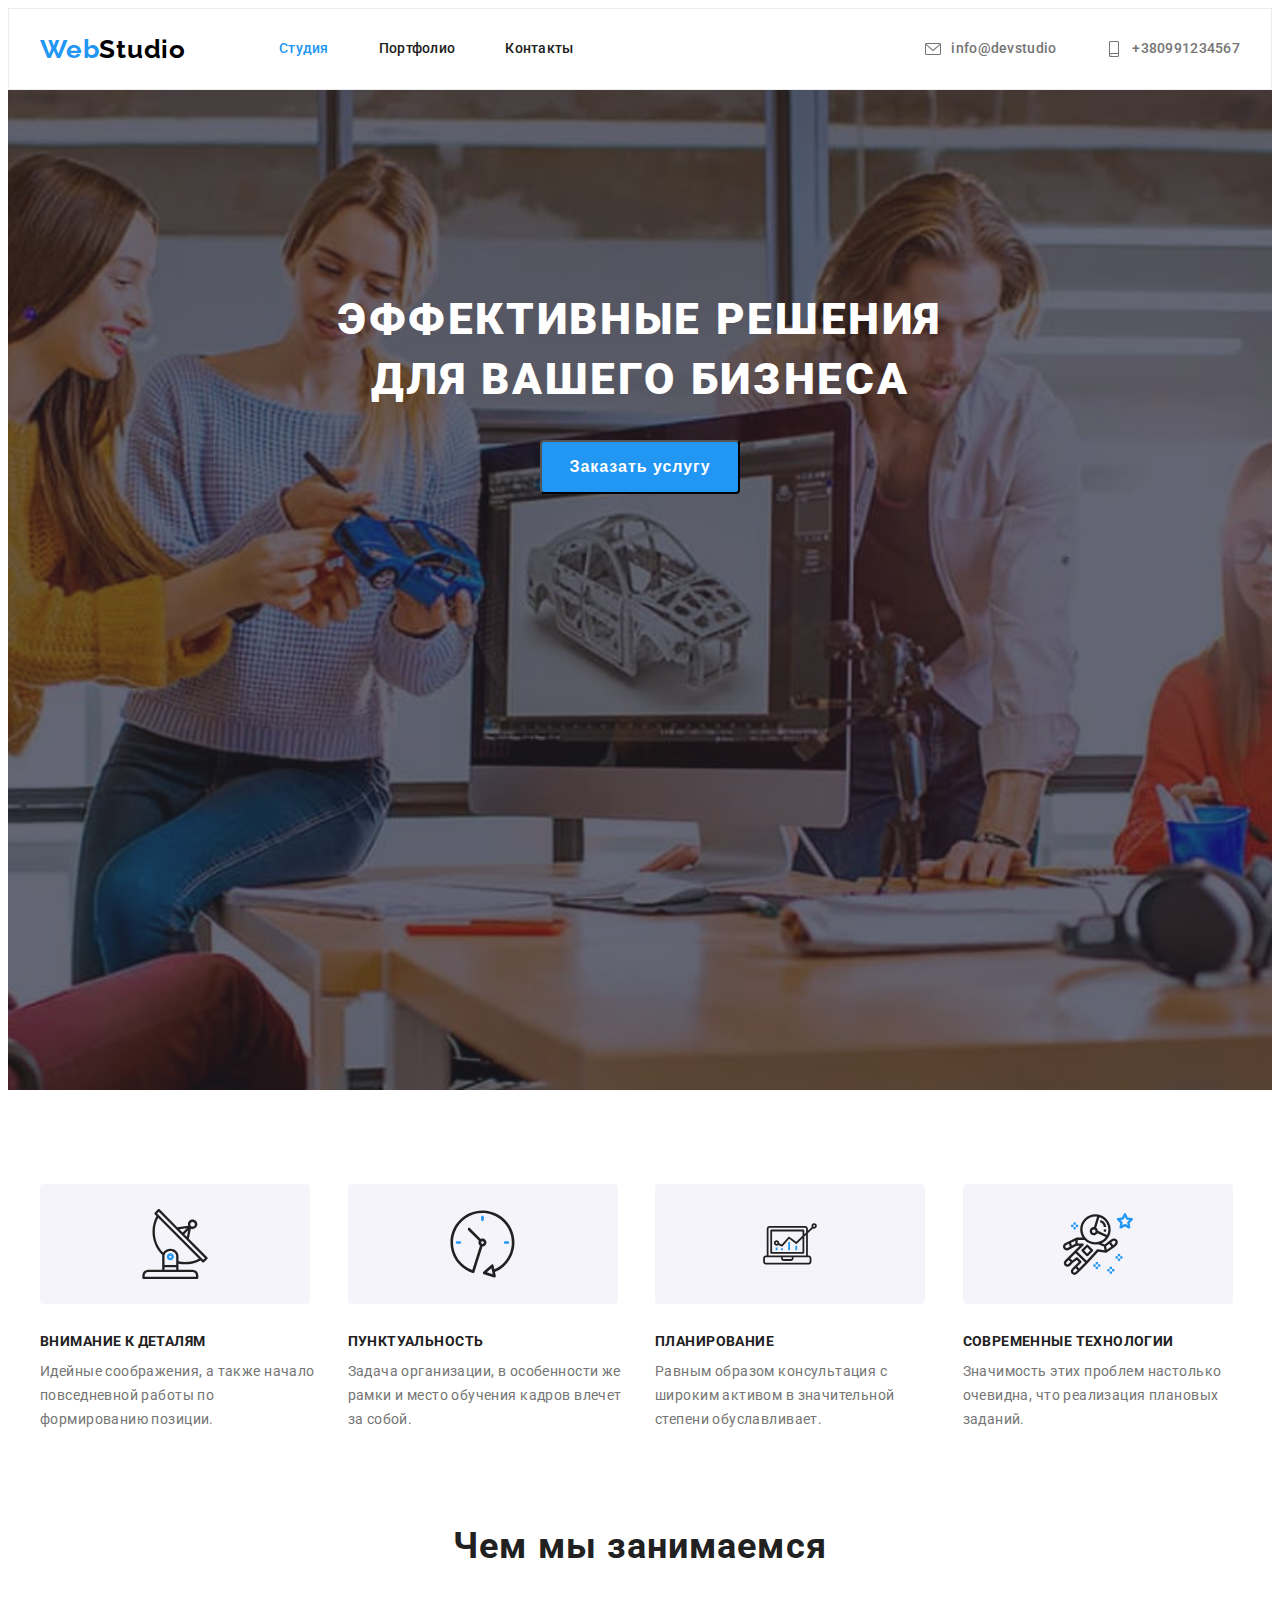
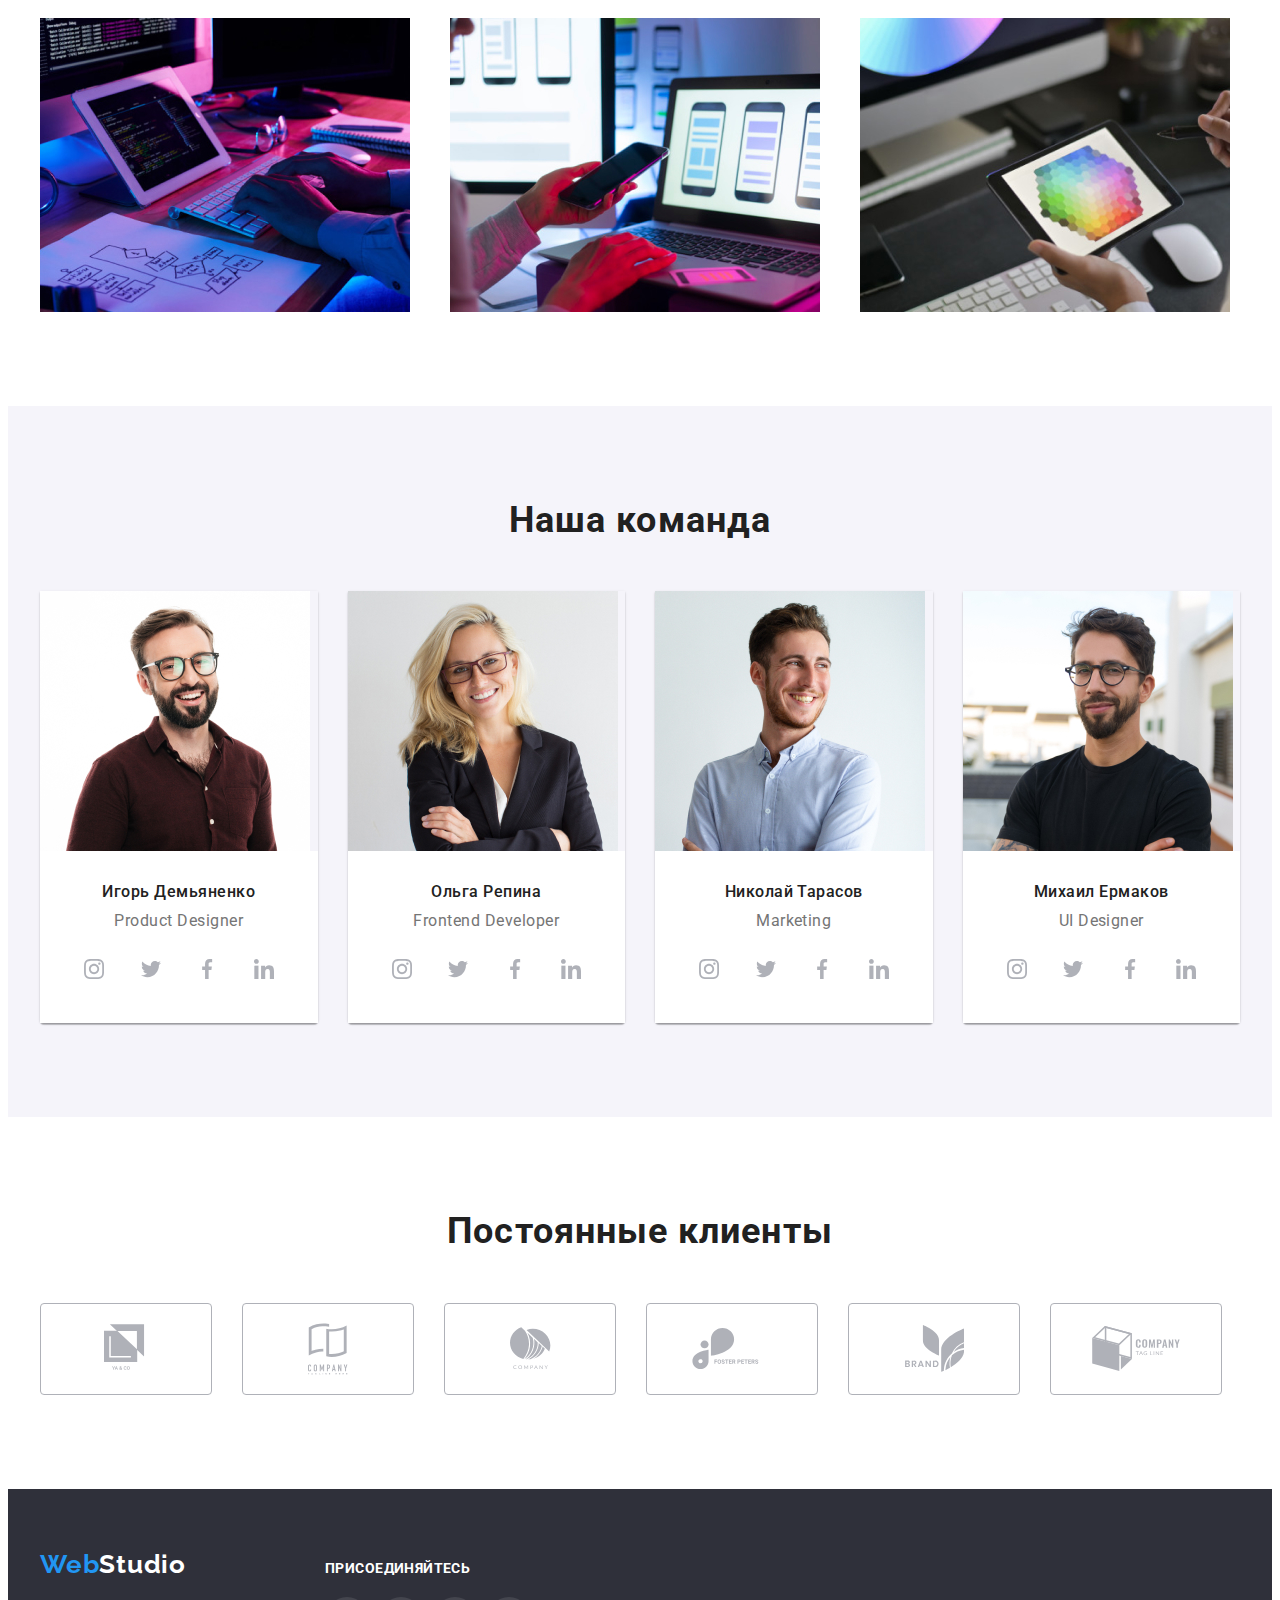
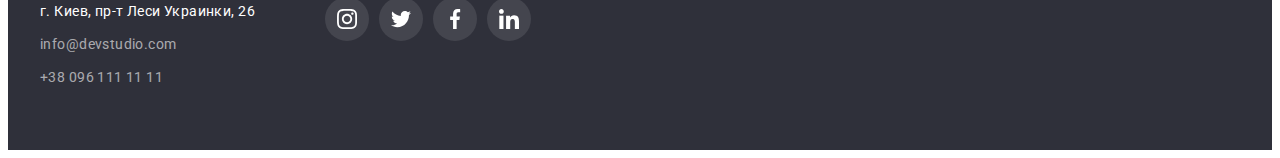
<file: index.html>
<!DOCTYPE html>
<html lang="ru">
<head>

    <meta charset="UTF-8">
    <meta name="viewport" content="width=device-width, initial-scale=1.0">
    <title>Вебстудия</title>

    <link rel="preconnect" href="https://fonts.gstatic.com">
    <link 
        href="https://fonts.googleapis.com/css2?family=Raleway:wght@700&family=Roboto:wght@400;500;700;900&display=swap"
        rel="stylesheet">

    <link rel="stylesheet" 
        href="https://cdnjs.cloudflare.com/ajax/libs/modern-normalize/1.0.0/modern-normalize.min.css"
        integrity="sha512-ISS7cAi1PEhQ8jnbJpJZMd29NlhNj4AWYyLOSp2CE/CsHxTCu+r+t0D2yoJudVrd0/8fTVPUVDzY5Tvli75u/g=="
        crossorigin="anonymous" />

    <link rel="stylesheet" href="./css/styles.css">

</head>

<body>

    <header class="header">
        <div class="head-box container">
            <nav class="navigation">
                <a class="logo-head link" href="./index.html" ><span class="logo-05" >Web</span>Studio</a>
                <ul class="navigation-list list">
                    <li class="nav item">
                        <a class="nav-link link current" href="./index.html">Студия</a>
                    </li>
                    <li class="nav item">
                        <a class="nav-link link" href="./portfolio.html">Портфолио</a>
                    </li>
                    <li class="nav item">
                        <a class="nav-link link" href="">Контакты</a>
                    </li>

                </ul>
            </nav>
            <ul class="header-list list">
                <li class="head-list-item">
                    <a class="info-link link" href="info@devstudio.com">
                        <svg class="mail-ikon" width="16" height="16">
                            <use href="./img/ikons-sprite/symbol-defs.svg#icon-mail"></use>
                        </svg>
                        info@devstudio
                    </a>
                </li>
                <li class="head-list-item">  
                    <a class="tel-link link" href="tel:+380991234567">
                        <svg class="tel-ikon" width="16" height="16">
                            <use href="./img/ikons-sprite/symbol-defs.svg#icon-smartphone"></use>
                        </svg>
                        +380991234567
                    </a>
                </li>
            </ul> 
        </div>
    </header>

    <main>

        <!--hero-->
        <section class="hero overlay">
            <div class="container">
                <h1 class="hero-title">Эффективные решения <br>
                    для вашего бизнеса</h1>
                <button class="madal-btn" type="button">Заказать услугу</button>
            </div>
        </section>

        <!--advantages-->
        <section class="advantages">
            <div class="adv-box container">
                <ul class="advantages-list list">
                    <li class="adv-item">
                        <div class="adv-logo-box">
                            <svg class="adv-icon" width="70" height="70">
                                <use href="./img/ikons-sprite/symbol-defs.svg#icon-antenna"></use>
                            </svg>
                        </div>
                        <h3 class="advantages-title">Внимание к деталям</h3>
                        <p class="advantages-text">Идейные соображения, а также начало повседневной работы по формированию позиции.</p>
                    </li>
                    <li class="adv-item">
                        <div class="adv-logo-box">
                            <svg class="adv-icon" width="66.96" height="70">
                                <use href="./img/ikons-sprite/symbol-defs.svg#icon-clock"></use>
                            </svg>
                        </div>
                        <h3 class="advantages-title">Пунктуальность</h3>
                        <p class="advantages-text">Задача организации, в особенности же рамки и место обучения кадров влечет за собой.</p>
                    </li>
                    <li class="adv-item">
                        <div class="adv-logo-box">
                            <svg class="adv-icon" width="70" height="53.69">
                                <use href="./img/ikons-sprite/symbol-defs.svg#icon-diagram"></use>
                            </svg>
                        </div>
                        <h3 class="advantages-title">Планирование</h3>
                        <p class="advantages-text">Равным образом консультация с широким активом в значительной степени обуславливает.</p>
                    </li>
                    <li class="adv-item">
                        <div class="adv-logo-box">
                            <svg class="adv-icon" width="70" height="70">
                                <use href="./img/ikons-sprite/symbol-defs.svg#icon-astronaut"></use>
                            </svg>
                        </div>
                        <h3 class="advantages-title">Современные технологии</h3>
                        <p class="advantages-text">Значимость этих проблем настолько очевидна, что реализация плановых заданий.</p>
                    </li>
                </ul>
            </div>
        </section>

        <!--products company-->
        <section class="products-company">
            <div class="prod-box container">
                <h2 class="products-company-title" >Чем мы занимаемся</h2>
                <ul class="prod-list list">
                    <li class="prod-item"><img src="./img/Section3/img.jpg" alt="человек пишет код" width="370" height="294"></li>
                    <li class="prod-item"><img src="./img/Section3/img-1.jpg" alt="человек работает за компьютером с телефоном в руке" width="370" height="294"></li>
                    <li class="prod-item"><img src="./img/Section3/img-2.jpg" alt="на дисплее планшета политра цветов" width="370" height="294"></li>
                </ul>
            </div>
        </section>

        <!--our team-->
        <section class="our-team">
            <div class="container">
                <h2 class="our-team-title">Наша команда</h2>
                <ul class="our-team-list list">
                    <li class="our-team-item">
                        <img src="./img/sections4/igor.jpg" alt="Игорь Демьяненко" width="270" height="260">
                        <div class="title-box">
                            <h3 class="our-team-specialists">Игорь Демьяненко</h3>
                            <p class="our-team-text" lang="en">Product Designer</p>
                            <ul class="social-list list">
                                <li class="social-list-item"><a href="" class="social-list-link link">
                                        <svg class="social-list-icon">
                                            <use href="./img/ikons-sprite/symbol-defs.svg#icon-instagram"></use>
                                        </svg>
                                    </a>
                                </li>
                                <li class="social-list-item"><a href="" class="social-list-link link">
                                        <svg class="social-list-icon">
                                            <use href="./img/ikons-sprite/symbol-defs.svg#icon-twitter"></use>
                                        </svg>
                                    </a>
                                </li>
                                <li class="social-list-item"><a href="" class="social-list-link link">
                                        <svg class="social-list-icon">
                                            <use href="./img/ikons-sprite/symbol-defs.svg#icon-facebook"></use>
                                        </svg>
                                    </a>
                                </li>
                                <li class="social-list-item"><a href="" class="social-list-link link">
                                        <svg class="social-list-icon">
                                            <use href="./img/ikons-sprite/symbol-defs.svg#icon-linkedin"></use>
                                        </svg>
                                    </a>
                                </li>
                            </ul>
                        </div>
                    </li>
                    <li class="our-team-item">
                        <img src="./img/sections4/olga.jpg" alt="Ольга Репина" width="270" height="260">
                        <div class="title-box">
                            <h3 class="our-team-specialists">Ольга Репина</h3>
                            <p class="our-team-text" lang="en">Frontend Developer</p>
                            <ul class="social-list list">
                                <li class="social-list-item"><a href="" class="social-list-link link">
                                        <svg class="social-list-icon">
                                            <use href="./img/ikons-sprite/symbol-defs.svg#icon-instagram"></use>
                                        </svg>
                                    </a>
                                </li>
                                <li class="social-list-item"><a href="" class="social-list-link link">
                                        <svg class="social-list-icon">
                                            <use href="./img/ikons-sprite/symbol-defs.svg#icon-twitter"></use>
                                        </svg>
                                    </a>
                                </li>
                                <li class="social-list-item"><a href="" class="social-list-link link">
                                        <svg class="social-list-icon">
                                            <use href="./img/ikons-sprite/symbol-defs.svg#icon-facebook"></use>
                                        </svg>
                                    </a>
                                </li>
                                <li class="social-list-item"><a href="" class="social-list-link link">
                                        <svg class="social-list-icon">
                                            <use href="./img/ikons-sprite/symbol-defs.svg#icon-linkedin"></use>
                                        </svg>
                                    </a>
                                </li>
                            </ul>
                        </div>
                    </li>
                    <li class="our-team-item">
                        <img src="./img/sections4/nikolay.jpg" alt="Николай Тарасов" width="270" height="260">
                        <div class="title-box">
                            <h3 class="our-team-specialists">Николай Тарасов</h3>
                            <p class="our-team-text" lang="en">Marketing</p>
                            <ul class="social-list list">
                                <li class="social-list-item"><a href="" class="social-list-link link">
                                        <svg class="social-list-icon">
                                            <use href="./img/ikons-sprite/symbol-defs.svg#icon-instagram"></use>
                                        </svg>
                                    </a>
                                </li>
                                <li class="social-list-item"><a href="" class="social-list-link link">
                                        <svg class="social-list-icon">
                                            <use href="./img/ikons-sprite/symbol-defs.svg#icon-twitter"></use>
                                        </svg>
                                    </a>
                                </li>
                                <li class="social-list-item"><a href="" class="social-list-link link">
                                        <svg class="social-list-icon">
                                            <use href="./img/ikons-sprite/symbol-defs.svg#icon-facebook"></use>
                                        </svg>
                                    </a>
                                </li>
                                <li class="social-list-item"><a href="" class="social-list-link link">
                                        <svg class="social-list-icon">
                                            <use href="./img/ikons-sprite/symbol-defs.svg#icon-linkedin"></use>
                                        </svg>
                                    </a>
                                </li>
                            </ul>
                        </div>
                    </li>
                    <li class="our-team-item">
                        <img src="./img/sections4/mihail.jpg" alt="Михаил Ермаков" width="270" height="260">
                        <div class="title-box">
                            <h3 class="our-team-specialists">Михаил Ермаков</h3>
                            <p class="our-team-text" lang="en">UI Designer</p>
                            <ul class="social-list list">
                                <li class="social-list-item"><a href="" class="social-list-link link">
                                        <svg class="social-list-icon">
                                            <use href="./img/ikons-sprite/symbol-defs.svg#icon-instagram"></use>
                                        </svg>
                                    </a>
                                </li>
                                <li class="social-list-item"><a href="" class="social-list-link link">
                                        <svg class="social-list-icon">
                                            <use href="./img/ikons-sprite/symbol-defs.svg#icon-twitter"></use>
                                        </svg>
                                    </a>
                                </li>
                                <li class="social-list-item"><a href="" class="social-list-link link">
                                        <svg class="social-list-icon">
                                            <use href="./img/ikons-sprite/symbol-defs.svg#icon-facebook"></use>
                                        </svg>
                                    </a>
                                </li>
                                <li class="social-list-item"><a href="" class="social-list-link link">
                                        <svg class="social-list-icon">
                                            <use href="./img/ikons-sprite/symbol-defs.svg#icon-linkedin"></use>
                                        </svg>
                                    </a>
                                </li>
                            </ul>  
                        </div>

                    </li>
                </ul>
            </div>
        </section>

        <section class="clients">
            <div class="container">
                <h3 class="clients-title">Постоянные клиенты</h3>
                <ul class="clients-list list">
                    <li class="clients-item">
                        <a href="" class="clients-link">
                            <svg class="clients-icon" width="44.27" height="49.23">
                                <use href="./img/ikons-sprite/symbol-defs.svg#icon-logo-1"></use>
                            </svg>
                        </a>
                    </li>
                    <li class="clients-item">
                        <a href="" class="clients-link">
                            <svg class="clients-icon" width="40" height="52">
                                <use href="./img/ikons-sprite/symbol-defs.svg#icon-logo-2"></use>
                            </svg>
                        </a>
                    </li>
                    <li class="clients-item">
                        <a href="" class="clients-link">
                            <svg class="clients-icon" width="41" height="42.6">
                                <use href="./img/ikons-sprite/symbol-defs.svg#icon-logo-3"></use>
                            </svg>
                        </a>
                    </li>
                    <li class="clients-item">
                        <a href="" class="clients-link">
                            <svg class="clients-icon" width="79.66" height="42.02">
                                <use href="./img/ikons-sprite/symbol-defs.svg#icon-logo-4"></use>
                            </svg>
                        </a>
                    </li>
                    <li class="clients-item">
                        <a href="" class="clients-link">
                            <svg class="clients-icon" width="59" height="47">
                                <use href="./img/ikons-sprite/symbol-defs.svg#icon-logo-5"></use>
                            </svg>
                        </a>
                    </li>
                    <li class="clients-item">
                        <a href="" class="clients-link">
                            <svg class="clients-icon" width="88.48" height="45.44">
                                <use href="./img/ikons-sprite/symbol-defs.svg#icon-logo-6"></use>
                            </svg>
                        </a>
                    </li>
                </ul>
            </div>
        </section>

    </main> 

    <footer class="footer">
        <div class="container foot-box">
            <div>
                <a class="logo-foot link" href=""><span class="logo-05">Web</span>Studio</a>
                <address class="address">
                    <ul class="address-list list">
                        <li class="address-list-item">
                            <a class="foot-text link" href="https://goo.gl/maps/XajfWDtzmyo4P4pL7" target="blanck"
                                rel="noopener nooreferrer">
                                г. Киев, пр-т Леси Украинки, 26</a>
                        </li>
                        <li class="address-list-item">
                            <a class="foot-link link" href="mailto:info@devstudio.com">info@devstudio.com</a>
                        </li>
                        <li class="address-list-item">
                            <a class="foot-tel link" href="tel:380961111111">+38 096 111 11 11</a>
                        </li>
                    </ul>
                </address>
            </div>
        
            <div class="footer-social-icon-box">
                <b class="footer-social-title">
                    присоединяйтесь
                </b>
                <ul class="footer-social-list list">
                    <li class="footer-social-list-item">
                        <a href="" class="social-list-link link">
                            <svg class="footer-social-icon">
                                <use href="./img/ikons-sprite/symbol-defs.svg#icon-instagram"></use>
                            </svg>
                        </a>
                    </li>
                    <li class="footer-social-list-item">
                        <a href="" class="social-list-link link">
                            <svg class="footer-social-icon">
                                <use href="./img/ikons-sprite/symbol-defs.svg#icon-twitter"></use>
                            </svg>
                        </a>
                    </li>
                    <li class="footer-social-list-item">
                        <a href="" class="social-list-link link">
                            <svg class="footer-social-icon">
                                <use href="./img/ikons-sprite/symbol-defs.svg#icon-facebook"></use>
                            </svg>
                        </a>
                    </li>
                    <li class="footer-social-list-item">
                        <a href="" class="social-list-link link">
                            <svg class="footer-social-icon">
                                <use href="./img/ikons-sprite/symbol-defs.svg#icon-linkedin"></use>
                            </svg>
                        </a>
                    </li>
                </ul>
            </div>
        </div>
    </footer>
    
</body>
</html>
</file>
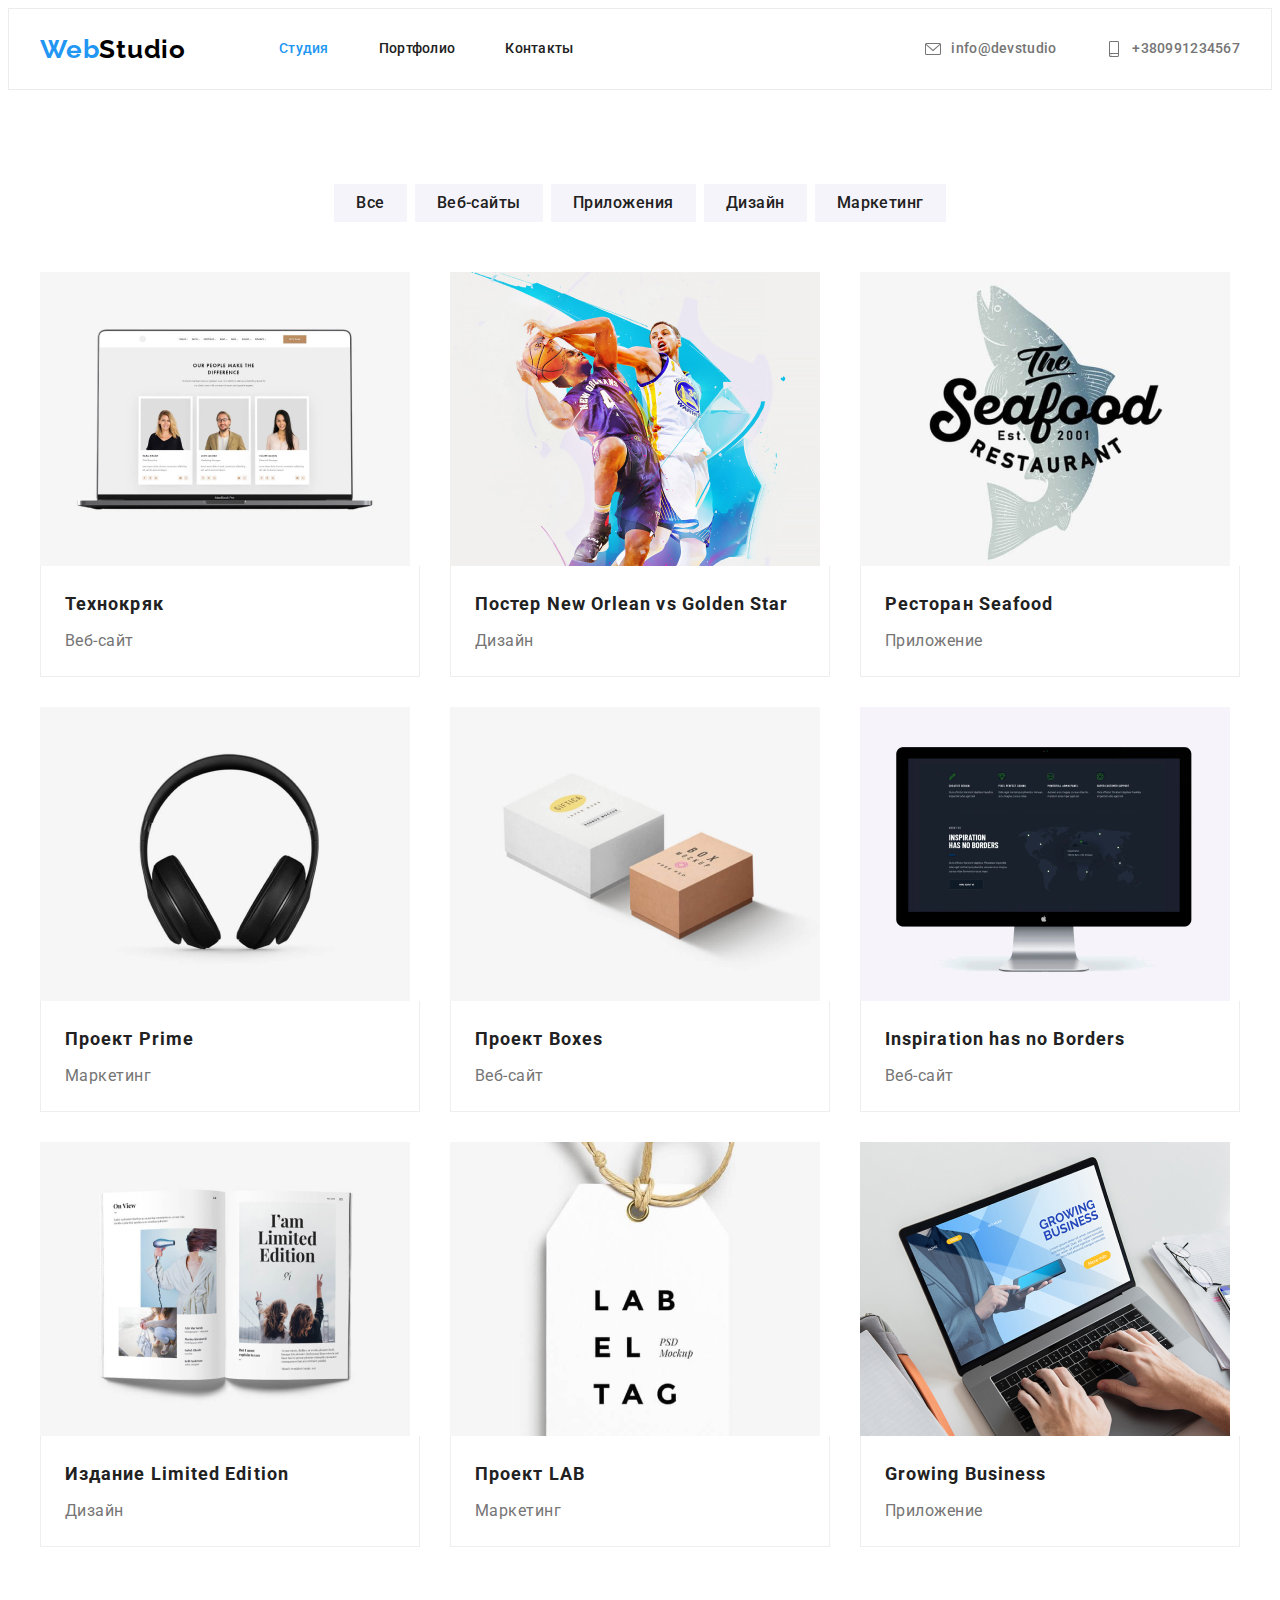
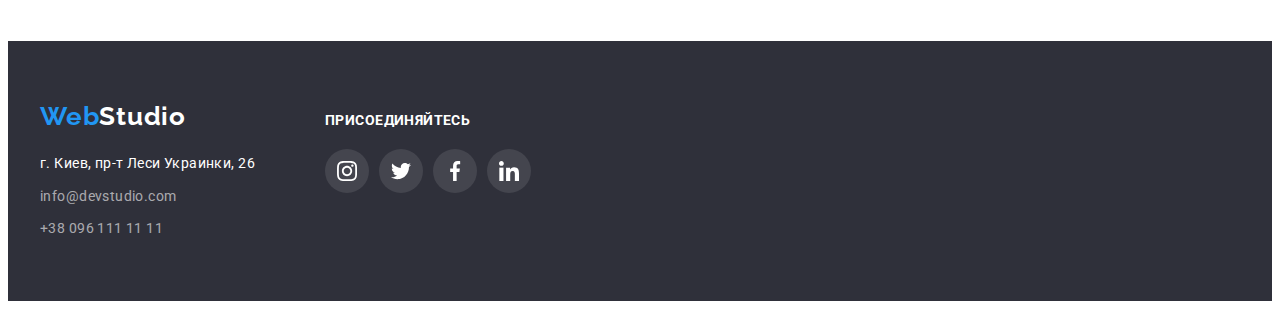
<file: portfolio.html>
<!DOCTYPE html>
<html lang="ru">
    <head>

        <meta charset="UTF-8">
        <meta name="viewport" content="width=device-width, initial-scale=1.0">
        <title>Портфолио</title>

        <link rel="preconnect" href="https://fonts.gstatic.com">
        <link href="https://fonts.googleapis.com/css2?family=Raleway:wght@700&family=Roboto:wght@400;500;700;900&display=swap"
            rel="stylesheet">

        <link rel="stylesheet" href="https://cdnjs.cloudflare.com/ajax/libs/modern-normalize/1.0.0/modern-normalize.min.css"
            integrity="sha512-ISS7cAi1PEhQ8jnbJpJZMd29NlhNj4AWYyLOSp2CE/CsHxTCu+r+t0D2yoJudVrd0/8fTVPUVDzY5Tvli75u/g=="
            crossorigin="anonymous">

        <link rel="stylesheet" href="./css/styles.css">

    </head>

    <body>
        <header class="header">
            <div class="head-box container">
                <nav class="navigation">
                    <a class="logo-head link" href="./index.html"><span class="logo-05">Web</span>Studio</a>
                    <ul class="navigation-list list">
                        <li class="nav item">
                            <a class="nav-link link current" href="./index.html">Студия</a>
                        </li>
                        <li class="nav item">
                            <a class="nav-link link" href="./portfolio.html">Портфолио</a>
                        </li>
                        <li class="nav item">
                            <a class="nav-link link" href="">Контакты</a>
                        </li>

                    </ul>
                </nav>

                <ul class="header-list list">
                    <li class="head-list-item">
                        <a class="info-link link" href="info@devstudio.com">
                            <svg class="mail-ikon" width="16" height="16">
                                <use href="./img/ikons-sprite/symbol-defs.svg#icon-mail"></use>
                            </svg>
                            info@devstudio
                        </a>
                    </li>
                    <li class="head-list-item">
                        <a class="tel-link link" href="tel:+380991234567">
                            <svg class="tel-ikon" width="16" height="16">
                                <use href="./img/ikons-sprite/symbol-defs.svg#icon-smartphone"></use>
                            </svg>
                            +380991234567
                        </a>
                    </li>
                </ul>
            </div>
        </header>

        <main>
            <h1 class="visually-hidden">Портфолио</h1>
            <h2 class="visually-hidden">Webstudio</h2>
            <section class="filter-btn">

                <div class="prod-filter-box container">

                    <ul class="filter-list list">
                        <li class="filter-item">
                            <button class="btn-btn" type="button">
                                Все
                            </button> 
                        </li>

                        <li class="filter-item">
                            <button class="btn-btn" type="button">
                                Веб-сайты
                            </button>
                        </li>

                        <li class="filter-item">
                            <button class="btn-btn" type="button">
                                Приложения
                            </button>
                        </li>

                        <li class="filter-item">
                            <button class="btn-btn" type="button">
                                Дизайн
                            </button>
                        </li>

                        <li class="filter-item">
                            <button class="btn-btn" type="button">
                                Маркетинг
                            </button>
                        </li>
                    </ul>

                    <ul class="product-list list link">

                        <li class="product-item list">
                            <a class="product-link link" href="">
                                <img src="./img/portfolio/1.jpg" alt="Экран ноутбука с каким-то контентом" width="370" height="294">
                                <div class="prod-item-box">
                                    <h3 class="product-title" >Технокряк</h3>
                                    <p class="prod-text">Веб-сайт</p>
                                </div>
                            </a>
                        </li>

                        <li class="product-item list">
                            <a class="product-link link" href="">
                                <img src="./img/portfolio/2.jpg" alt="Два баскетболиста с мячем" width="370" height="294">
                                <div class="prod-item-box">
                                    <h3 class="product-title" >Постер New Orlean vs Golden Star</h3>
                                    <p class="prod-text">Дизайн</p>
                                </div>
                            </a>
                        </li>

                        <li class="product-item list">
                            <a class="product-link link" href="">
                                <img src="./img/portfolio/3.jpg" alt="Логотип Seafood" width="370" height="294">
                                <div class="prod-item-box">
                                    <h3 class="product-title" >Ресторан Seafood</h3>
                                    <p class="prod-text">Приложение</p>
                                </div>
                            </a>
                        </li>

                        <li class="product-item list">
                            <a class="product-link link" href="">
                                <img src="./img/portfolio/4.jpg" alt="Наушники" width="370" height="294">
                                <div class="prod-item-box">
                                    <h3 class="product-title" >Проект Prime</h3>
                                    <p class="prod-text">Маркетинг</p>
                                </div>
                            </a>
                        </li>

                        <li class="product-item list">
                            <a class="product-link link" href="">
                                <img src="./img/portfolio/5.jpg" alt="Коробочки" width="370" height="294">
                                <div class="prod-item-box">
                                    <h3 class="product-title" >Проект Boxes</h3>
                                    <p class="prod-text">Веб-сайт</p>
                                </div>
                            </a>
                        </li>

                        <li class="product-item list">
                            <a class="product-link link" href="">
                                <img src="./img/portfolio/6.jpg" alt="Экран монитора" width="370" height="294">
                                <div class="prod-item-box">
                                    <h3 class="product-title" >Inspiration has no Borders</h3>
                                    <p class="prod-text">Веб-сайт</p>
                                </div>
                            </a>
                        </li>       

                        <li class="product-item list">
                            <a class="product-link link" href="">
                                <img src="./img/portfolio/7.jpg" alt="Фото книги" width="370" height="294">
                                <div class="prod-item-box">
                                    <h3 class="product-title" >Издание Limited Edition</h3>
                                    <p class="prod-text">Дизайн</p>
                                </div>
                            </a>
                        </li>

                        <li class="product-item list">
                            <a class="product-link link" href="">
                                <img src="./img/portfolio/8.jpg" alt="Ярлык с надписью" width="370" height="294">
                                <div class="prod-item-box">
                                    <h3 class="product-title" >Проект LAB</h3>
                                    <p class="prod-text">Маркетинг</p>
                                </div>    
                            </a>
                        </li>

                        <li class="product-item list">
                            <a class="product-link link" href="">
                                <img src="./img/portfolio/9.jpg" alt="Кто-то работает за ноутбуком" width="370" height="294">
                                <div class="prod-item-box">
                                    <h3 class="product-title" >Growing Business</h3>
                                    <p class="prod-text">Приложение</p>
                                </div>
                            </a>
                        </li>
                    </ul>
                </div>
            </section>
        </main>
        
        <footer class="footer">
            <div class="container foot-box">
                <div>
                    <a class="logo-foot link" href=""><span class="logo-05">Web</span>Studio</a>
                    <address class="address">
                        <ul class="address-list list">
                            <li class="address-list-item">
                                <a class="foot-text link" href="https://goo.gl/maps/XajfWDtzmyo4P4pL7" target="blanck"
                                    rel="noopener nooreferrer">
                                    г. Киев, пр-т Леси Украинки, 26</a>
                            </li>
                            <li class="address-list-item">
                                <a class="foot-link link" href="mailto:info@devstudio.com">info@devstudio.com</a>
                            </li>
                            <li class="address-list-item">
                                <a class="foot-tel link" href="tel:380961111111">+38 096 111 11 11</a>
                            </li>
                        </ul>
                    </address>
                </div>

                <div class="footer-social-icon-box">
                    <b class="footer-social-title">
                        присоединяйтесь
                    </b>
                    <ul class="footer-social-list list">
                        <li class="footer-social-list-item">
                            <a href="" class="social-list-link link">
                                <svg class="footer-social-icon">
                                    <use href="./img/ikons-sprite/symbol-defs.svg#icon-instagram"></use>
                                </svg>
                            </a>
                        </li>
                        <li class="footer-social-list-item">
                            <a href="" class="social-list-link link">
                                <svg class="footer-social-icon">
                                    <use href="./img/ikons-sprite/symbol-defs.svg#icon-twitter"></use>
                                </svg>
                            </a>
                        </li>
                        <li class="footer-social-list-item">
                            <a href="" class="social-list-link link">
                                <svg class="footer-social-icon">
                                    <use href="./img/ikons-sprite/symbol-defs.svg#icon-facebook"></use>
                                </svg>
                            </a>
                        </li>
                        <li class="footer-social-list-item">
                            <a href="" class="social-list-link link">
                                <svg class="footer-social-icon">
                                    <use href="../img/ikons-sprite/symbol-defs.svg#icon-linkedin"></use>
                                </svg>
                            </a>
                        </li>
                    </ul>
                </div>
            </div>
        </footer>
    </body>
</html>
</file>
<file: css/styles.css>
:root {
  --main-font: "Roboto", sans-serif;
  --secondary-font: "Raleway", sans-serif;
  --accent-color: #2196f3;
  --color-title: #212121;
  --color-text: #757575;
  --white-color: #ffffff;
  --bgrnd-color: #2f303a;
  --qwerty-color: #f5f4fa;
  --foot-color: rgba(255, 255, 255, 0.6);
  --black-color: #000000;
  --bgrnd-her: #2f303a;
  --bgrnd-prod: #e5e5e5;
  --some-color: #eeeeee;
  --hero-bgrnd-color: #c4c4c4;
  --logo-fill: #AFB1B8;
}

a {
  display: block;
}

body {
  font-family: var(--main-font);
  color: var(--color-title);
}

.container {
  margin: 0 auto;
  width: 1200px;
  padding-left: 15px;
  padding-right: 15px;
}

h1,
h2,
h3,
h4,
h5,
h6,
p {
  margin: 0;
}

ul,
ol {
  margin: 0;
  padding: 0;
}

img {
  display: block;
}

.link {
  text-decoration: none;
}

.list {
  list-style: none;
}

.address {
  font-style: normal;
}

/* header */

.header .conteiner {
  display: flex;
  align-items: center;
}

.head-box {
  display: flex;
}

.current.current {
  color: var(--accent-color);
}

.header {
  display: flex;
  align-items: center;
  border: 1px solid #ececec;
}

.navigation {
  display: flex;
  align-items: center;
}

.navigation-list {
  display: flex;
  align-items: center;
}

.header-list {
  display: flex;
  align-items: center;
  margin-left: auto;
}

.logo-head {
  font-family: var(--secondary-font);
  font-weight: 700;
  font-size: 26px;
  line-height: 1.19;
  letter-spacing: 0.03em;
  color: var(--black-color);
  margin-right: 93px;
  display: block;
  padding-top: 24px;
  padding-bottom: 24px;
}

.navigation-list :not(:last-child) {
  margin-right: 50px;
}

.logo-05 {
  color: var(--accent-color);
}

.nav-link:hover,
.nav-link:focus {
  color: var(--accent-color);
}

.nav-link {
  font-weight: 500;
  font-size: 14px;
  line-height: 1.14;
  letter-spacing: 0.02em;
  color: var(--color-title);
  display: block;
  padding-top: 32px;
  padding-bottom: 32px;
}

.info-link {
  font-weight: 500;
  font-size: 14px;
  line-height: 1.14;
  letter-spacing: 0.02em;
  color: var(--color-text);
  margin-left: auto;
  padding-top: 32px;
  padding-bottom: 32px;
  display: flex;
  align-items: center;
}


 .tel-link:hover .tel-ikon{
  fill: var(--accent-color);
  color: var(--accent-color);
}

.tel-link:hover {
  color: var(--accent-color);
}

.info-link:hover .mail-ikon{
  color: var(--accent-color);
  fill: var(--accent-color);
}

.info-link:hover{
  color: var(--accent-color);
}

 .tel-link:focus .tel-ikon{
  fill: var(--accent-color);
  color: var(--accent-color);
}

.tel-link:focus {
  color: var(--accent-color);
}

.info-link:focus .mail-ikon{
  color: var(--accent-color);
  fill: var(--accent-color);
}

.info-link:focus{
  color: var(--accent-color);
}

.tel-link {
  font-weight: 500;
  font-size: 14px;
  line-height: 1.14;
  letter-spacing: 0.02em;
  color: var(--color-text);
  padding-top: 32px;
  padding-bottom: 32px;
  display: flex;
  align-items: center;
}

.head-list-item:not(:last-child) {
  margin-right: 50px;
}

.head-list-item {
  align-items: center;
}

.mail-ikon {
  margin-right: 10px;
  align-items: center;
  fill: var(--color-text);
}

.tel-ikon {
 margin-right: 10px;
 align-items: center;
 fill: var(--color-text);
}

/* / header */

/* hero */
.hero {
  background-color: var(--bgrnd-her);
  text-align: center;
  padding-top: 200px;
  padding-bottom: 200px;
}

.hero-title {
  font-weight: 900;
  font-size: 44px;
  line-height: 1.36;
  letter-spacing: 0.06em;
  text-transform: uppercase;
  color: var(--white-color);
  margin-bottom: 30px;
}

.madal-btn {
  min-width: 200px;
  border-radius: 4px;
  font-family: "Roboto", inherit;
  font-weight: 700;
  font-size: 16px;
  line-height: 1.87;
  align-items: center;
  text-align: center;
  letter-spacing: 0.06em;
  color: var(--white-color);
  background-color: var(--accent-color);
  padding-top: 10px;
  padding-bottom: 10px;
  display: inline-block;
}

.overlay {
  max-width: 1600px;
  height: 600px;
  margin-left: auto;
  margin-right: auto;
  background-image: linear-gradient(
      to right,
      rgba(47, 48, 58, 0.4),
      rgba(47, 48, 58, 0.4)
    ),
    url("../img/hero-bgrnd-img/bgrnd-img.jpg.jpg");
  background-size: cover;
  background-repeat: no-repeat;
  background-position: center;
  background-color: var(--hero-bgrnd-color);
}
/* / hero */

/* advantages */

.advantages-list {
  display: flex;
  margin-right: -30px;
}

.adv-box {
  padding-top: 94px;
  padding-bottom: 47px;
}

.adv-item:not(:last-child) {
  margin-right: 30px;
}

.adv-item {
  flex-basis: calc(100% / 4 - 30px);
}

.adv-logo-box {
  display: flex;
  width: 270px;
  height: 120px;
  align-items: center;
  justify-content: center;
  border-radius: 4px;
  background-color: var(--qwerty-color);
  margin-bottom: 30px;
}

.adv-icon {

}

.advantages-title {
  font-weight: 700;
  font-size: 14px;
  line-height: 1.14;
  letter-spacing: 0.03em;
  text-transform: uppercase;
  color: var(--color-title);
  margin: 0;
}

.advantages-text {
  font-weight: 400;
  font-size: 14px;
  line-height: 1.71;
  letter-spacing: 0.03em;
  color: var(--color-text);
  margin-top: 10px;
}

/* / advantages */

/* products company */

.prod-list {
  display: flex;
  margin-left: -30px;
  margin-top: 50px;
}

.prod-item {
  margin-left: 30px;
  flex-basis: calc(100% / 3 - 30px);
}

.prod-box {
  padding-top: 47px;
  padding-bottom: 94px;
}

.products-company-title {
  font-weight: 700;
  font-size: 36px;
  line-height: 1.16;
  text-align: center;
  letter-spacing: 0.03em;
  color: var(--color-title);
}
/* / products company */

/* our team */

.our-team-list {
  display: flex;
  margin-right: -30px;
  margin-top: 50px;
}

.title-box {
  background-color: var(--white-color);
  padding: 32px;
}

.our-team-item:not(:last-child) {
  margin-right: 30px;
}

.our-team-item {
  flex-basis: calc(100% / 4 - 30px);
  text-align: center;
  border-radius: 0px 0px 4px 4px;
  box-shadow: 0px 1px 3px rgba(0, 0, 0, 0.12), 0px 1px 1px rgba(0, 0, 0, 0.14),
    0px 2px 1px rgba(0, 0, 0, 0.2);
}

.our-team {
  background-color: var(--qwerty-color);
  padding-top: 94px;
  padding-bottom: 94px;
}

.our-team-title {
  font-weight: 700;
  font-size: 36px;
  line-height: 1.16;
  letter-spacing: 0.03em;
  color: var(--color-title);
  text-align: center;
}

.our-team-specialists {
  font-weight: 500;
  font-size: 16px;
  line-height: 1.18;
  letter-spacing: 0.03em;
  color: var(--color-title);
  margin-top: 0px;
  margin-bottom: 10px;
}

.our-team-text {
  font-weight: 400;
  font-size: 16px;
  line-height: 1.18;
  letter-spacing: 0.03em;
  color: var(--color-text);
  margin-bottom: 16px;
}

.social-list-icon {
  width: 20px;
  height: 20px;
  fill: var(--logo-fill);
}

.social-list {
  display: flex;
  align-items: center;
  justify-content: space-between;
}

.social-list-link {
  width: 44px;
  height: 44px;
  border-radius: 50%;
  background-color: #fff;
  display: flex;
  justify-content: center;
  align-items: center;
}

.social-list-link:hover .social-list-icon,
.social-list-link:focus .social-list-icon {
  fill: var(--white-color);
}

.social-list-link:hover,
.social-list-link:focus {
  background-color: var(--accent-color);
}

/* / our-team */

/* clients */
.clients-title {
  font-weight: 700;
  font-size: 36px;
  line-height: 1.16;
  letter-spacing: 0.03em;
  color: var(--color-title);
  text-align: center;
  margin-bottom: 50px;
}

.clients-list {
  display: flex;
}

.clients-list .clients-item {
  width: calc((100%-150) / 6);
  margin-right: 30px;
}
.clients-list .clients-item:last-child {
  margin-right: 0;
}

.clients {
  padding-top: 94px;
  padding-bottom: 94px;
}


.clients-link {
  display: flex;
  width: 170px;
  height: 90px;
  align-items: center;
  justify-content: center;
  border: 1px solid #afb1b8;
  border-radius: 4px;
  fill: #afb1b8;
}

.clients-icon {
  fill:#afb1b8;
}


.clients-link:hover,
.clients-link:focus {
border-color: var(--accent-color);
}

.clients-link:hover .clients-icon,
.clients-link:focus .clients-icon {
  fill: var(--accent-color);
}
/* / clients */

/* footer */

.logo-foot {
  font-family: var(--secondary-font);
  font-weight: 700;
  font-size: 26px;
  line-height: 1.19;
  letter-spacing: 0.03em;
  color: var(--white-color);
  margin-bottom: 20px;
}

.foot-box {
  padding-top: 60px;
  padding-bottom: 60px;
  display: flex;
  align-items: baseline;
}

.foot-text {
  font-weight: 400;
  font-size: 14px;
  line-height: 1.71;
  letter-spacing: 0.03em;
  color: var(--white-color);
  margin-bottom: 9px;
}

.foot-link {
  font-weight: 400;
  font-size: 14px;
  line-height: 1.71;
  letter-spacing: 0.03em;
  color: var(--foot-color);
}

.address-list-item:not(:last-child) {
  margin-bottom: 9px;
}
.address-list-item {
  font-weight: 400;
  font-size: 14px;
  line-height: 1.71;
  letter-spacing: 0.03em;
  color: var(--foot-color);
}

.foot-tel {
  font-weight: 400;
  font-size: 14px;
  line-height: 1.71;
  letter-spacing: 0.03em;
  color: var(--foot-color);
}

.footer {
  background-color: var(--bgrnd-color);
  margin: 0 auto;
}

.footer-social-list {
  display: flex;
  margin-top: 20px;
}

.footer-social-title {
font-weight: 700;
font-size: 14px;
line-height: 1.14;
letter-spacing: 0.03em;
text-transform: uppercase;
color: var(--white-color);
}

.footer-social-icon {
  width: 20px;
  height: 20px;
  fill: var(--white-color);
}

.footer-social-icon-box {
  margin-left: 70px
}

.social-list-link {
  display: flex;
  width: 44px;
  height: 44px;
  align-items: center;
  justify-content: center;
  border-radius: 50%;
  fill: var(--white-color);
  background-color: rgba(255, 255, 255, 0.1);
}

.footer-social-list-item {
  width: calc((100%-30px) / 4);
  margin-right: 10px;
}

.footer-social-list-item:last-child {
  margin-right: 0;
}


/* /footer */

/*==================portfolio=============== */

.prod-filter-box {
  padding-top: 94px;
  padding-bottom: 94px;
}

.header-portf {
  border-bottom: 1px solid #eeeeee;
}

.visually-hidden {
  position: absolute !important;
  clip: rect(1px 1px 1px 1px); /* IE6, IE7 */
  clip: rect(1px, 1px, 1px, 1px);
  padding: 0 !important;
  border: 0 !important;
  height: 1px !important;
  width: 1px !important;
  overflow: hidden;
}

/* filter-btn */

.btn-btn {
  background-color: var(--qwerty-color);
  cursor: pointer;
  font-family: var(--main-font);
  font-weight: 500;
  font-size: 16px;
  line-height: 1.62;
  text-align: center;
  letter-spacing: 0.03em;
  color: var(--color-title);
  padding-left: 22px;
  padding-right: 22px;
  padding-top: 6px;
  padding-bottom: 6px;
  border-style: none;
}

.modal-btn:hover,
.modal-btn:focus {
  background-color: var(--accent-color);
  color: var(--white-color);
}

.filter-list {
  display: flex;
  justify-content: center;
  margin-bottom: 50px;
}

.filter-item:not(:last-child) {
  margin-right: 8px;
}

.btn-btn:hover,
.btn-btn:focus {
  color: var(--white-color);
  background-color: var(--accent-color);
  box-shadow: 0px 3px 1px rgba(0, 0, 0, 0.1), 0px 1px 2px rgba(0, 0, 0, 0.08),
    0px 2px 2px rgba(0, 0, 0, 0.12);
  border-radius: 4px;
  border-color: var(--accent-color);
}

/* / filter-btn */

/* products */

.prod-item-box {
  padding: 20px 24px;
  background: var(--primary-background-color);
  border-right: 1px solid #eeeeee;
  border-bottom: 1px solid #eeeeee;
  border-left: 1px solid #eeeeee;
}

.product-item {
  flex-basis: calc(100% / 3 - 30px);
  margin-left: 30px;
  margin-top: 30px;
}

.product-link:hover {
  box-shadow: 0px 1px 1px rgba(0, 0, 0, 0.12), 0px 4px 4px
   rgba(0, 0, 0, 0.06), 1px 4px 6px rgba(0, 0, 0, 0.16);
}

.product-list {
  display: flex;
  flex-wrap: wrap;
  margin-left: -30px;
  margin-top: -30px;
}

.product-title {
  font-family: var(--main-font);
  font-weight: 700;
  font-size: 18px;
  line-height: 2;
  letter-spacing: 0.06em;
  color: var(--color-title);
  margin: 0;
}

.prod-text {
  font-family: var(--main-font);
  font-weight: 400;
  font-size: 16px;
  line-height: 1.87;
  letter-spacing: 0.03em;
  color: var(--color-text);
  margin-top: 4px;
}

/* / products */
</file>
